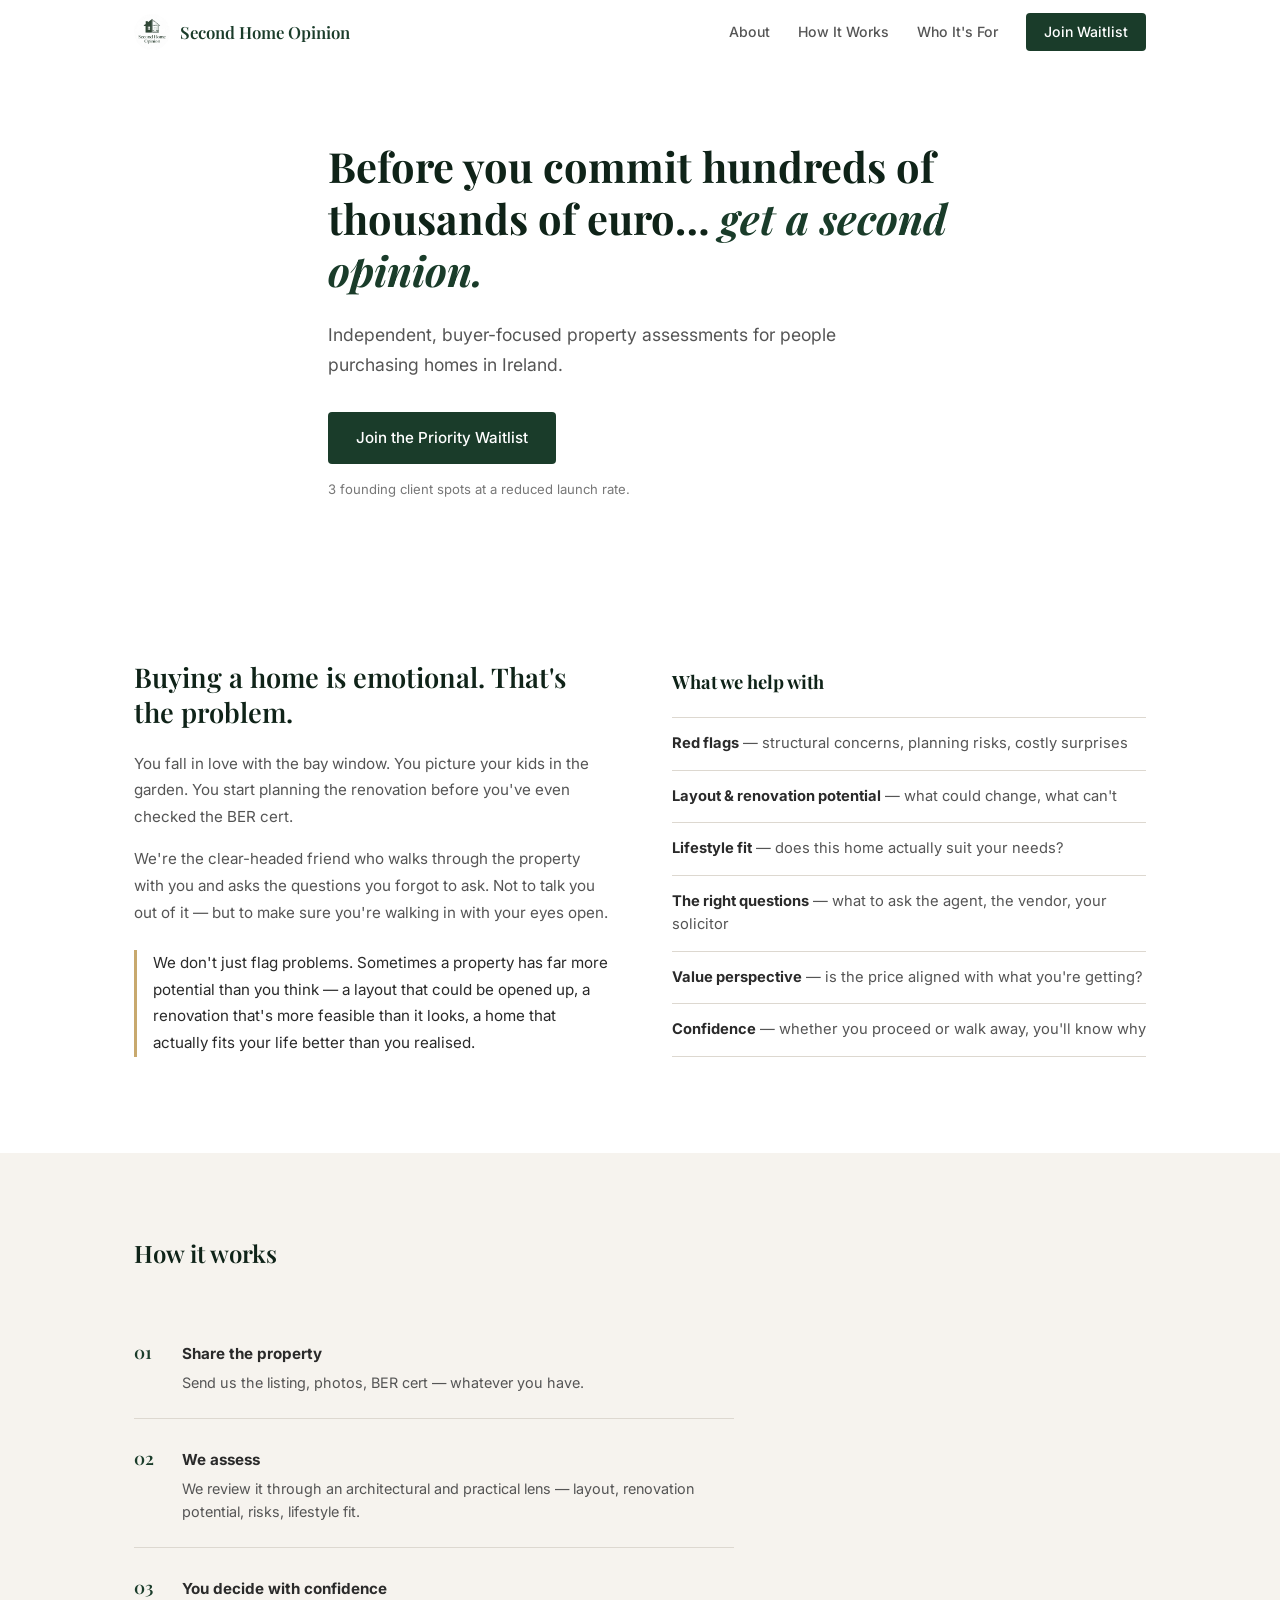
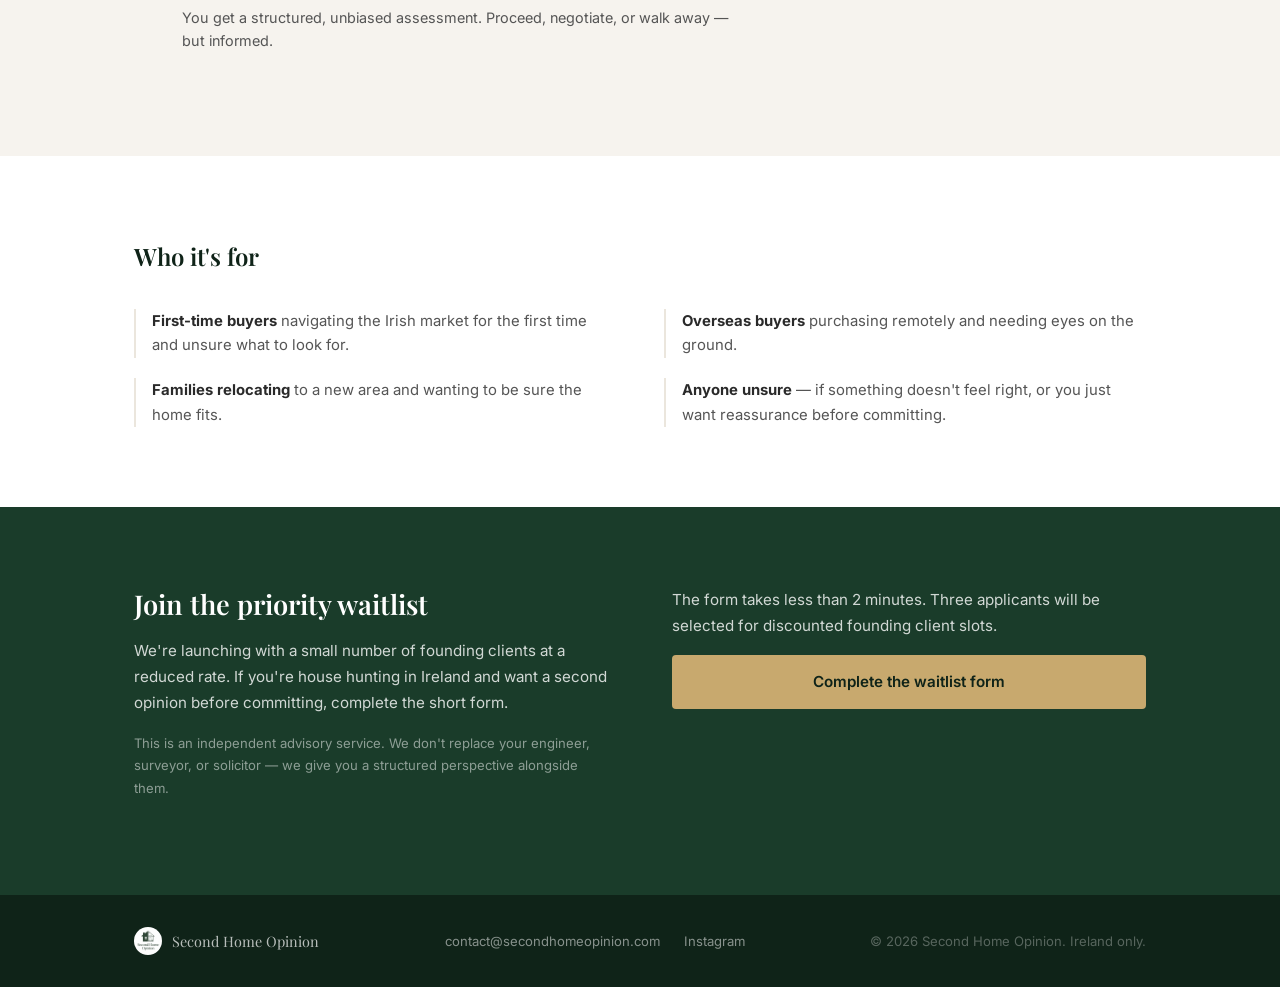
<file: index.html>
<!DOCTYPE html>
<html lang="en">
<head>
    <meta charset="UTF-8">
    <meta name="viewport" content="width=device-width, initial-scale=1.0">
    <title>Second Home Opinion | Independent Property Assessments in Ireland</title>
    <meta name="description" content="Independent, buyer-focused property assessments for people purchasing homes in Ireland. Get a second opinion before you commit.">
    <link rel="stylesheet" href="styles.css">
    <link rel="preconnect" href="https://fonts.googleapis.com">
    <link rel="preconnect" href="https://fonts.gstatic.com" crossorigin>
    <link href="https://fonts.googleapis.com/css2?family=Playfair+Display:ital,wght@0,400;0,600;0,700;1,400&family=Inter:wght@300;400;500;600&display=swap" rel="stylesheet">
    <link rel="icon" type="image/jpeg" href="images/logo.jpg">
</head>
<body>

    <nav class="navbar" id="navbar">
        <div class="container nav-container">
            <a href="#" class="nav-logo">
                <img src="images/logo.jpg" alt="Second Home Opinion" class="nav-logo-img">
                <span>Second Home Opinion</span>
            </a>
            <button class="nav-toggle" id="navToggle" aria-label="Toggle navigation">
                <span></span>
                <span></span>
                <span></span>
            </button>
            <ul class="nav-links" id="navLinks">
                <li><a href="#about">About</a></li>
                <li><a href="#how-it-works">How It Works</a></li>
                <li><a href="#who-its-for">Who It's For</a></li>
                <li><a href="https://docs.google.com/forms/d/e/1FAIpQLSekdQESjOosNtu0VHRSrcdXry8dBXrx411__aTpQ2Y5p5oCSQ/viewform" target="_blank" rel="noopener" class="btn btn-nav">Join Waitlist</a></li>
            </ul>
        </div>
    </nav>

    <!-- Hero -->
    <header class="hero">
        <div class="container">
            <h1>Before you commit hundreds of thousands of euro&hellip; <em>get a second opinion.</em></h1>
            <p class="hero-sub">Independent, buyer-focused property assessments for people purchasing homes in Ireland.</p>
            <a href="https://docs.google.com/forms/d/e/1FAIpQLSekdQESjOosNtu0VHRSrcdXry8dBXrx411__aTpQ2Y5p5oCSQ/viewform" target="_blank" rel="noopener" class="btn btn-primary">Join the Priority Waitlist</a>
            <p class="hero-note">3 founding client spots at a reduced launch rate.</p>
        </div>
    </header>

    <!-- About -->
    <section class="section" id="about">
        <div class="container about-layout">
            <div class="about-intro">
                <h2>Buying a home is emotional. That's the problem.</h2>
                <p>You fall in love with the bay window. You picture your kids in the garden. You start planning the renovation before you've even checked the BER cert.</p>
                <p>We're the clear-headed friend who walks through the property with you and asks the questions you forgot to ask. Not to talk you out of it &mdash; but to make sure you're walking in with your eyes open.</p>
                <p class="about-dual">We don't just flag problems. Sometimes a property has far more potential than you think &mdash; a layout that could be opened up, a renovation that's more feasible than it looks, a home that actually fits your life better than you realised.</p>
            </div>
            <div class="about-list">
                <h3>What we help with</h3>
                <ul>
                    <li><strong>Red flags</strong> &mdash; structural concerns, planning risks, costly surprises</li>
                    <li><strong>Layout &amp; renovation potential</strong> &mdash; what could change, what can't</li>
                    <li><strong>Lifestyle fit</strong> &mdash; does this home actually suit your needs?</li>
                    <li><strong>The right questions</strong> &mdash; what to ask the agent, the vendor, your solicitor</li>
                    <li><strong>Value perspective</strong> &mdash; is the price aligned with what you're getting?</li>
                    <li><strong>Confidence</strong> &mdash; whether you proceed or walk away, you'll know why</li>
                </ul>
            </div>
        </div>
    </section>

    <!-- How It Works -->
    <section class="section section-muted" id="how-it-works">
        <div class="container">
            <h2>How it works</h2>
            <ol class="steps">
                <li>
                    <span class="step-num">01</span>
                    <div>
                        <strong>Share the property</strong>
                        <p>Send us the listing, photos, BER cert &mdash; whatever you have.</p>
                    </div>
                </li>
                <li>
                    <span class="step-num">02</span>
                    <div>
                        <strong>We assess</strong>
                        <p>We review it through an architectural and practical lens &mdash; layout, renovation potential, risks, lifestyle fit.</p>
                    </div>
                </li>
                <li>
                    <span class="step-num">03</span>
                    <div>
                        <strong>You decide with confidence</strong>
                        <p>You get a structured, unbiased assessment. Proceed, negotiate, or walk away &mdash; but informed.</p>
                    </div>
                </li>
            </ol>
        </div>
    </section>

    <!-- Who It's For -->
    <section class="section" id="who-its-for">
        <div class="container who-layout">
            <h2>Who it's for</h2>
            <div class="who-list">
                <div class="who-item">
                    <strong>First-time buyers</strong> navigating the Irish market for the first time and unsure what to look for.
                </div>
                <div class="who-item">
                    <strong>Overseas buyers</strong> purchasing remotely and needing eyes on the ground.
                </div>
                <div class="who-item">
                    <strong>Families relocating</strong> to a new area and wanting to be sure the home fits.
                </div>
                <div class="who-item">
                    <strong>Anyone unsure</strong> &mdash; if something doesn't feel right, or you just want reassurance before committing.
                </div>
            </div>
        </div>
    </section>

    <!-- Waitlist -->
    <section class="section section-dark" id="waitlist">
        <div class="container waitlist-layout">
            <div class="waitlist-text">
                <h2>Join the priority waitlist</h2>
                <p>We're launching with a small number of founding clients at a reduced rate. If you're house hunting in Ireland and want a second opinion before committing, complete the short form.</p>
                <p class="waitlist-note">This is an independent advisory service. We don't replace your engineer, surveyor, or solicitor &mdash; we give you a structured perspective alongside them.</p>
            </div>
            <div class="waitlist-cta">
                <p class="waitlist-cta-text">The form takes less than 2 minutes. Three applicants will be selected for discounted founding client slots.</p>
                <a href="https://docs.google.com/forms/d/e/1FAIpQLSekdQESjOosNtu0VHRSrcdXry8dBXrx411__aTpQ2Y5p5oCSQ/viewform" target="_blank" rel="noopener" class="btn btn-accent">Complete the waitlist form</a>
            </div>
        </div>
    </section>

    <footer class="footer">
        <div class="container footer-inner">
            <div class="footer-brand">
                <img src="images/logo.jpg" alt="Second Home Opinion" class="footer-logo">
                <span>Second Home Opinion</span>
            </div>
            <div class="footer-links">
                <a href="mailto:contact@secondhomeopinion.com">contact@secondhomeopinion.com</a>
                <a href="https://www.instagram.com/secondhomeopinion/" target="_blank" rel="noopener">Instagram</a>
            </div>
            <p class="footer-copy">&copy; 2026 Second Home Opinion. Ireland only.</p>
        </div>
    </footer>

    <script src="script.js"></script>
</body>
</html>
</file>
<file: styles.css>
/* ========================================
   Second Home Opinion
   ======================================== */

:root {
    --green: #1a3c2a;
    --green-light: #2d5e42;
    --green-dark: #0f2318;
    --cream: #f6f3ee;
    --sand: #ebe6dd;
    --gold: #c8a96e;
    --gold-light: #dcc48f;
    --text: #2a2a2a;
    --text-mid: #555;
    --text-light: #777;
    --border: #ddd8d0;
    --white: #fff;
    --heading: 'Playfair Display', Georgia, serif;
    --body: 'Inter', -apple-system, BlinkMacSystemFont, sans-serif;
}

*, *::before, *::after {
    margin: 0;
    padding: 0;
    box-sizing: border-box;
}

html {
    scroll-behavior: smooth;
    scroll-padding-top: 80px;
}

body {
    font-family: var(--body);
    font-size: 16px;
    line-height: 1.7;
    color: var(--text);
    background: var(--white);
    -webkit-font-smoothing: antialiased;
}

img { max-width: 100%; height: auto; }

a {
    color: var(--green);
    text-decoration: none;
    transition: color 0.2s;
}
a:hover { color: var(--green-light); }

.container {
    max-width: 1060px;
    margin: 0 auto;
    padding: 0 24px;
}

/* ----------------------------------------
   Nav
   ---------------------------------------- */
.navbar {
    position: fixed;
    top: 0; left: 0; right: 0;
    z-index: 1000;
    background: rgba(255,255,255,0.96);
    backdrop-filter: blur(8px);
    border-bottom: 1px solid transparent;
    transition: border-color 0.3s, box-shadow 0.3s;
}
.navbar.scrolled {
    border-bottom-color: var(--border);
    box-shadow: 0 1px 4px rgba(0,0,0,0.06);
}

.nav-container {
    display: flex;
    align-items: center;
    justify-content: space-between;
    height: 64px;
}

.nav-logo {
    display: flex;
    align-items: center;
    gap: 10px;
    font-family: var(--heading);
    font-size: 1.05rem;
    font-weight: 600;
    color: var(--green);
}
.nav-logo:hover { color: var(--green); }

.nav-logo-img {
    width: 36px; height: 36px;
    border-radius: 50%;
    object-fit: cover;
}

.nav-links {
    display: flex;
    align-items: center;
    list-style: none;
    gap: 28px;
}
.nav-links a {
    font-size: 0.88rem;
    font-weight: 500;
    color: var(--text-mid);
}
.nav-links a:hover { color: var(--green); }

.nav-toggle {
    display: none;
    flex-direction: column;
    gap: 5px;
    background: none;
    border: none;
    cursor: pointer;
    padding: 4px;
}
.nav-toggle span {
    display: block;
    width: 22px; height: 2px;
    background: var(--green);
    transition: all 0.3s;
}

/* ----------------------------------------
   Buttons
   ---------------------------------------- */
.btn {
    display: inline-block;
    font-family: var(--body);
    font-weight: 500;
    font-size: 0.9rem;
    padding: 10px 24px;
    border-radius: 4px;
    border: none;
    cursor: pointer;
    transition: background 0.2s, color 0.2s;
    text-align: center;
}
.btn-primary {
    background: var(--green);
    color: var(--white);
}
.btn-primary:hover {
    background: var(--green-light);
    color: var(--white);
}
.btn-nav {
    background: var(--green);
    color: var(--white) !important;
    padding: 7px 18px;
    font-size: 0.85rem;
}
.btn-nav:hover {
    background: var(--green-light);
    color: var(--white) !important;
}
.btn-accent {
    width: 100%;
    background: var(--gold);
    color: var(--green-dark);
    font-weight: 600;
    padding: 14px 24px;
    font-size: 0.95rem;
    border-radius: 4px;
    cursor: pointer;
    border: none;
    font-family: var(--body);
    transition: background 0.2s;
}
.btn-accent:hover {
    background: var(--gold-light);
}

/* ----------------------------------------
   Hero
   ---------------------------------------- */
.hero {
    padding: 140px 0 80px;
    max-width: 720px;
    margin: 0 auto;
    padding-left: 24px;
    padding-right: 24px;
}

.hero h1 {
    font-family: var(--heading);
    font-size: 2.6rem;
    font-weight: 700;
    line-height: 1.25;
    color: var(--green-dark);
    margin-bottom: 24px;
}
.hero h1 em {
    font-style: italic;
    color: var(--green);
}

.hero-sub {
    font-size: 1.1rem;
    color: var(--text-mid);
    line-height: 1.7;
    margin-bottom: 32px;
    max-width: 540px;
}

.hero .btn {
    padding: 13px 28px;
    font-size: 0.95rem;
}

.hero-note {
    margin-top: 14px;
    font-size: 0.82rem;
    color: var(--text-light);
}

/* ----------------------------------------
   Sections
   ---------------------------------------- */
.section {
    padding: 80px 0;
}
.section-muted {
    background: var(--cream);
}
.section-dark {
    background: var(--green);
    color: var(--white);
}

/* ----------------------------------------
   About
   ---------------------------------------- */
.about-layout {
    display: grid;
    grid-template-columns: 1fr 1fr;
    gap: 64px;
    align-items: start;
}

.about-intro h2 {
    font-family: var(--heading);
    font-size: 1.7rem;
    font-weight: 600;
    line-height: 1.3;
    color: var(--green-dark);
    margin-bottom: 20px;
}

.about-intro p {
    color: var(--text-mid);
    margin-bottom: 16px;
    font-size: 0.95rem;
    line-height: 1.75;
}

.about-dual {
    border-left: 3px solid var(--gold);
    padding-left: 16px;
    margin-top: 24px;
    color: var(--text) !important;
    font-weight: 400;
}

.about-list h3 {
    font-family: var(--heading);
    font-size: 1.15rem;
    color: var(--green-dark);
    margin-bottom: 20px;
    padding-top: 6px;
}

.about-list ul {
    list-style: none;
}

.about-list li {
    padding: 14px 0;
    border-bottom: 1px solid var(--border);
    font-size: 0.92rem;
    color: var(--text-mid);
    line-height: 1.6;
}
.about-list li:first-child {
    border-top: 1px solid var(--border);
}
.about-list li strong {
    color: var(--text);
}

/* ----------------------------------------
   How It Works
   ---------------------------------------- */
.section-muted h2 {
    font-family: var(--heading);
    font-size: 1.5rem;
    font-weight: 600;
    color: var(--green-dark);
    margin-bottom: 40px;
}

.steps {
    list-style: none;
    display: flex;
    flex-direction: column;
    gap: 0;
    max-width: 600px;
}

.steps li {
    display: flex;
    gap: 20px;
    padding: 24px 0;
    border-bottom: 1px solid var(--border);
    align-items: baseline;
}
.steps li:last-child {
    border-bottom: none;
}

.step-num {
    font-family: var(--heading);
    font-size: 1.1rem;
    color: var(--green);
    font-weight: 600;
    flex-shrink: 0;
    width: 28px;
}

.steps strong {
    display: block;
    font-size: 0.95rem;
    color: var(--text);
    margin-bottom: 4px;
}

.steps p {
    font-size: 0.9rem;
    color: var(--text-mid);
    line-height: 1.6;
    margin: 0;
}

/* ----------------------------------------
   Who It's For
   ---------------------------------------- */
.who-layout h2 {
    font-family: var(--heading);
    font-size: 1.5rem;
    font-weight: 600;
    color: var(--green-dark);
    margin-bottom: 32px;
}

.who-list {
    display: grid;
    grid-template-columns: 1fr 1fr;
    gap: 20px 48px;
}

.who-item {
    font-size: 0.93rem;
    color: var(--text-mid);
    line-height: 1.65;
    padding-left: 16px;
    border-left: 2px solid var(--sand);
}
.who-item strong {
    color: var(--text);
}

/* ----------------------------------------
   Waitlist
   ---------------------------------------- */
.waitlist-layout {
    display: grid;
    grid-template-columns: 1fr 1fr;
    gap: 64px;
    align-items: start;
}

.waitlist-text h2 {
    font-family: var(--heading);
    font-size: 1.7rem;
    font-weight: 600;
    color: var(--white);
    margin-bottom: 16px;
    line-height: 1.3;
}

.waitlist-text p {
    color: rgba(255,255,255,0.8);
    font-size: 0.95rem;
    line-height: 1.7;
    margin-bottom: 16px;
}

.waitlist-note {
    font-size: 0.82rem !important;
    color: rgba(255,255,255,0.5) !important;
    margin-top: 8px;
}

.waitlist-cta {
    display: flex;
    flex-direction: column;
    gap: 16px;
}
.waitlist-cta-text {
    color: rgba(255,255,255,0.8);
    font-size: 0.95rem;
}
.waitlist-cta .btn {
    align-self: flex-start;
}

.waitlist-form {
    display: flex;
    flex-direction: column;
    gap: 12px;
}

.waitlist-form input,
.waitlist-form select {
    width: 100%;
    padding: 13px 16px;
    font-family: var(--body);
    font-size: 0.92rem;
    border: 1px solid rgba(255,255,255,0.2);
    border-radius: 4px;
    background: rgba(255,255,255,0.08);
    color: var(--white);
    outline: none;
    transition: border-color 0.2s, background 0.2s;
}
.waitlist-form input::placeholder {
    color: rgba(255,255,255,0.4);
}
.waitlist-form select {
    appearance: none;
    cursor: pointer;
    background-image: url("data:image/svg+xml,%3Csvg xmlns='http://www.w3.org/2000/svg' width='12' height='12' viewBox='0 0 24 24' fill='none' stroke='rgba(255,255,255,0.4)' stroke-width='2'%3E%3Cpolyline points='6 9 12 15 18 9'/%3E%3C/svg%3E");
    background-repeat: no-repeat;
    background-position: right 14px center;
}
.waitlist-form select option {
    color: var(--text);
    background: var(--white);
}
.waitlist-form input:focus,
.waitlist-form select:focus {
    border-color: rgba(255,255,255,0.45);
    background: rgba(255,255,255,0.12);
}

.form-success {
    padding: 20px;
    background: rgba(255,255,255,0.08);
    border-radius: 6px;
    border: 1px solid rgba(255,255,255,0.15);
}
.form-success h3 {
    font-family: var(--heading);
    font-size: 1.2rem;
    margin-bottom: 6px;
    color: var(--white);
}
.form-success p {
    color: rgba(255,255,255,0.7);
    font-size: 0.9rem;
}

/* ----------------------------------------
   Footer
   ---------------------------------------- */
.footer {
    background: var(--green-dark);
    color: rgba(255,255,255,0.5);
    padding: 32px 0;
    font-size: 0.82rem;
}

.footer-inner {
    display: flex;
    align-items: center;
    justify-content: space-between;
    flex-wrap: wrap;
    gap: 16px;
}

.footer-brand {
    display: flex;
    align-items: center;
    gap: 10px;
    font-family: var(--heading);
    color: rgba(255,255,255,0.7);
    font-size: 0.9rem;
}

.footer-logo {
    width: 28px; height: 28px;
    border-radius: 50%;
}

.footer-links {
    display: flex;
    gap: 24px;
}
.footer-links a {
    color: rgba(255,255,255,0.5);
    font-size: 0.82rem;
    transition: color 0.2s;
}
.footer-links a:hover {
    color: var(--white);
}

.footer-copy {
    color: rgba(255,255,255,0.3);
}

/* ----------------------------------------
   Responsive
   ---------------------------------------- */
@media (max-width: 768px) {
    .nav-links {
        display: none;
        position: absolute;
        top: 64px; left: 0; right: 0;
        background: var(--white);
        flex-direction: column;
        padding: 16px 24px;
        gap: 14px;
        border-bottom: 1px solid var(--border);
        box-shadow: 0 4px 12px rgba(0,0,0,0.08);
    }
    .nav-links.active { display: flex; }
    .nav-toggle { display: flex; }

    .hero {
        padding: 120px 24px 60px;
    }
    .hero h1 {
        font-size: 1.8rem;
    }

    .section { padding: 56px 0; }

    .about-layout {
        grid-template-columns: 1fr;
        gap: 40px;
    }

    .who-list {
        grid-template-columns: 1fr;
        gap: 16px;
    }

    .waitlist-layout {
        grid-template-columns: 1fr;
        gap: 36px;
    }

    .footer-inner {
        flex-direction: column;
        align-items: flex-start;
    }
}

@media (max-width: 480px) {
    .hero h1 {
        font-size: 1.55rem;
    }
    .container { padding: 0 16px; }
    .hero { padding: 110px 16px 48px; }
}
</file>
